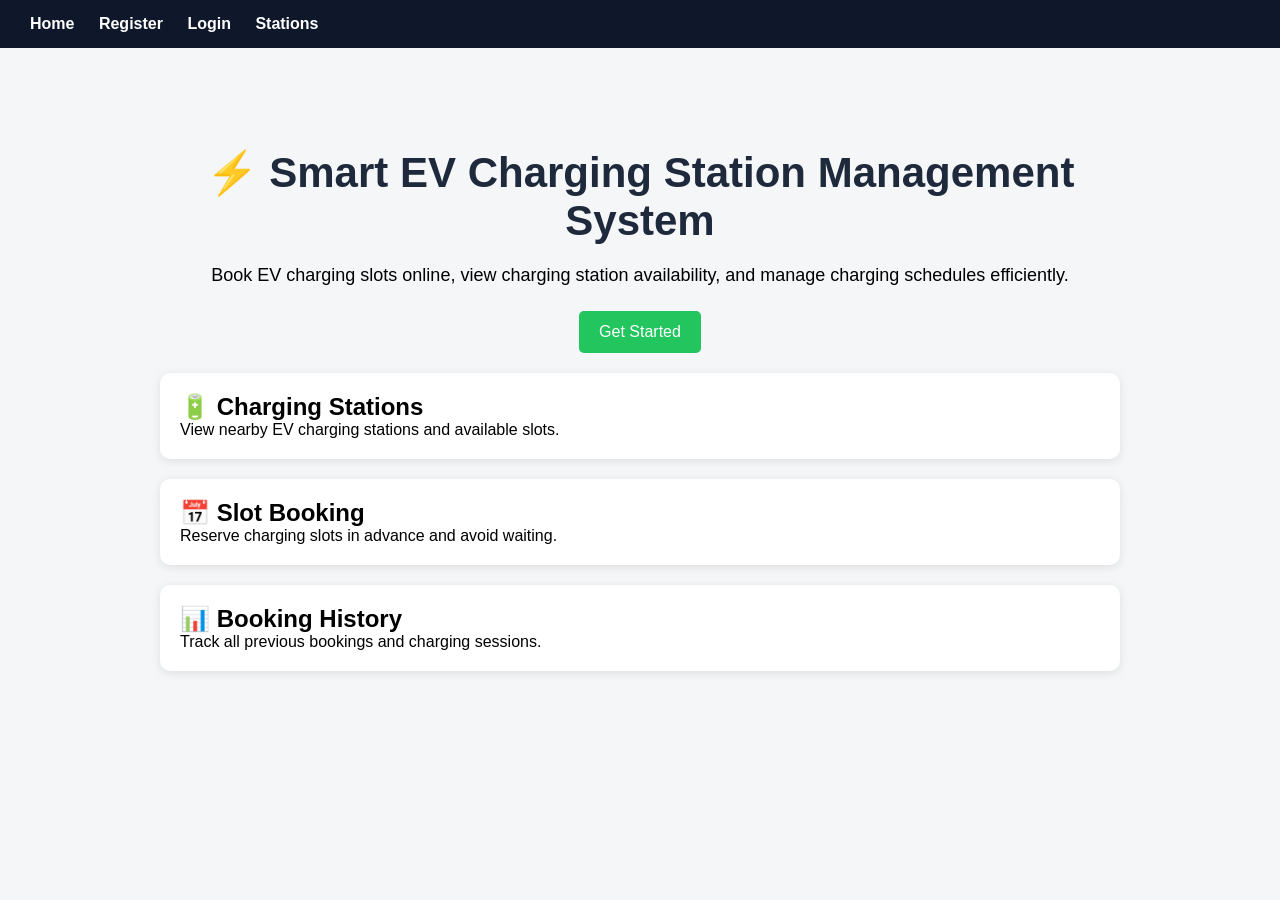
<file: index.html>
<!DOCTYPE html>
<html>
<head>
    <title>KARA EV Charging Station Management System</title>
    <link rel="stylesheet" href="style.css">
</head>
<body>
<nav>
    <a href="index.html">Home</a>
    <a href="register.html">Register</a>
    <a href="login.html">Login</a>
    <a href="stations.html">Stations</a>
</nav>

<div class="container">

    <div class="hero">
        <h1>⚡ Smart EV Charging Station Management System</h1>

        <p>
            Book EV charging slots online, view charging station availability,
            and manage charging schedules efficiently.
        </p>

        <a href="register.html" class="btn">
            Get Started
        </a>
    </div>

    <div class="card">
        <h2>🔋 Charging Stations</h2>
        <p>View nearby EV charging stations and available slots.</p>
    </div>

    <div class="card">
        <h2>📅 Slot Booking</h2>
        <p>Reserve charging slots in advance and avoid waiting.</p>
    </div>

    <div class="card">
        <h2>📊 Booking History</h2>
        <p>Track all previous bookings and charging sessions.</p>
    </div>

</div>

</body>
</html>
</file>
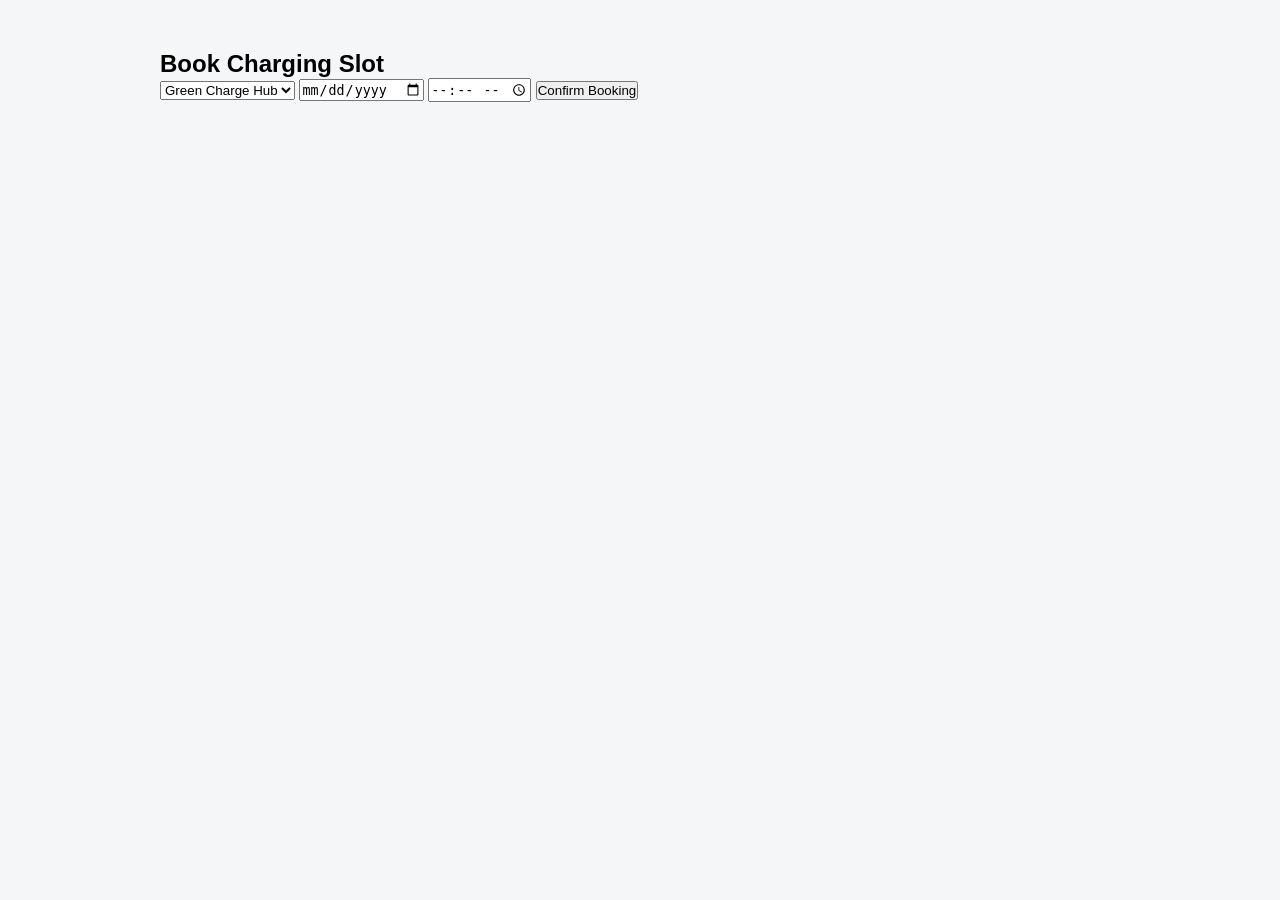
<file: booking.html>
<!DOCTYPE html>
<html>
<head>
<title>Book Slot</title>
<link rel="stylesheet" href="style.css">
</head>
<body>

<div class="container">

<h2>Book Charging Slot</h2>

<select>
<option>Green Charge Hub</option>
<option>Fast EV Station</option>
<option>EV Power Grid</option>
</select>

<input type="date">
<input type="time">

<button onclick="showMessage()">
Confirm Booking
</button>

<p id="msg"></p>

<script>
function showMessage() {
document.getElementById("msg").innerHTML =
"✅ Slot Booked Successfully!";
}
</script>

</div>

</body>
</html>
</file>
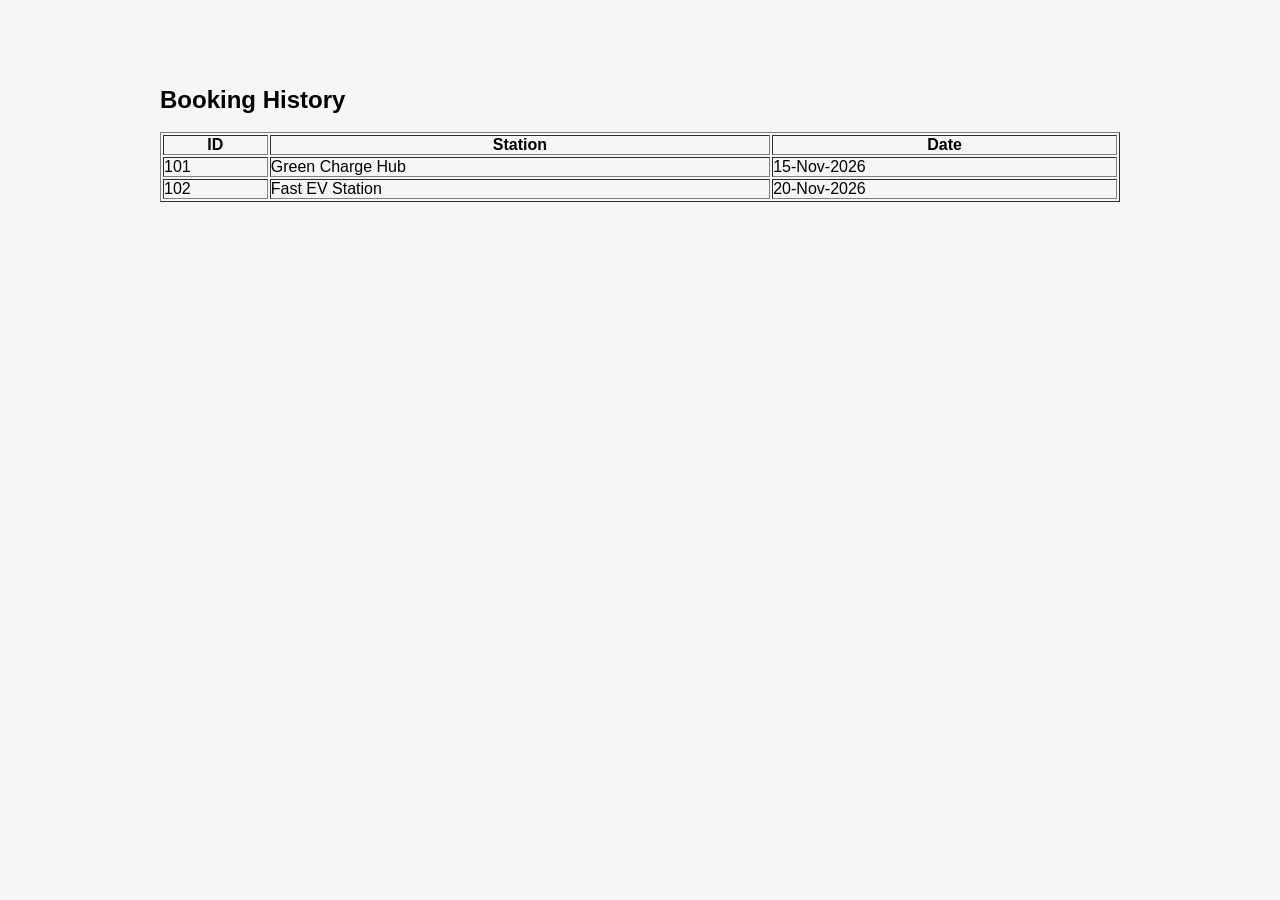
<file: history.html>
<!DOCTYPE html>
<html>
<head>
<title>Booking History</title>
<link rel="stylesheet" href="style.css">
</head>
<body>
 
<div class="container">
 
<h2>Booking History</h2>
 
<table border="1" width="100%">
 
<tr>
<th>ID</th>
<th>Station</th>
<th>Date</th>
</tr>
 
<tr>
<td>101</td>
<td>Green Charge Hub</td>
<td>15-Nov-2026</td>
</tr>
 
<tr>
<td>102</td>
<td>Fast EV Station</td>
<td>20-Nov-2026</td>
</tr>
 
</table>
 
</div>
 
</body>
</html>
</file>
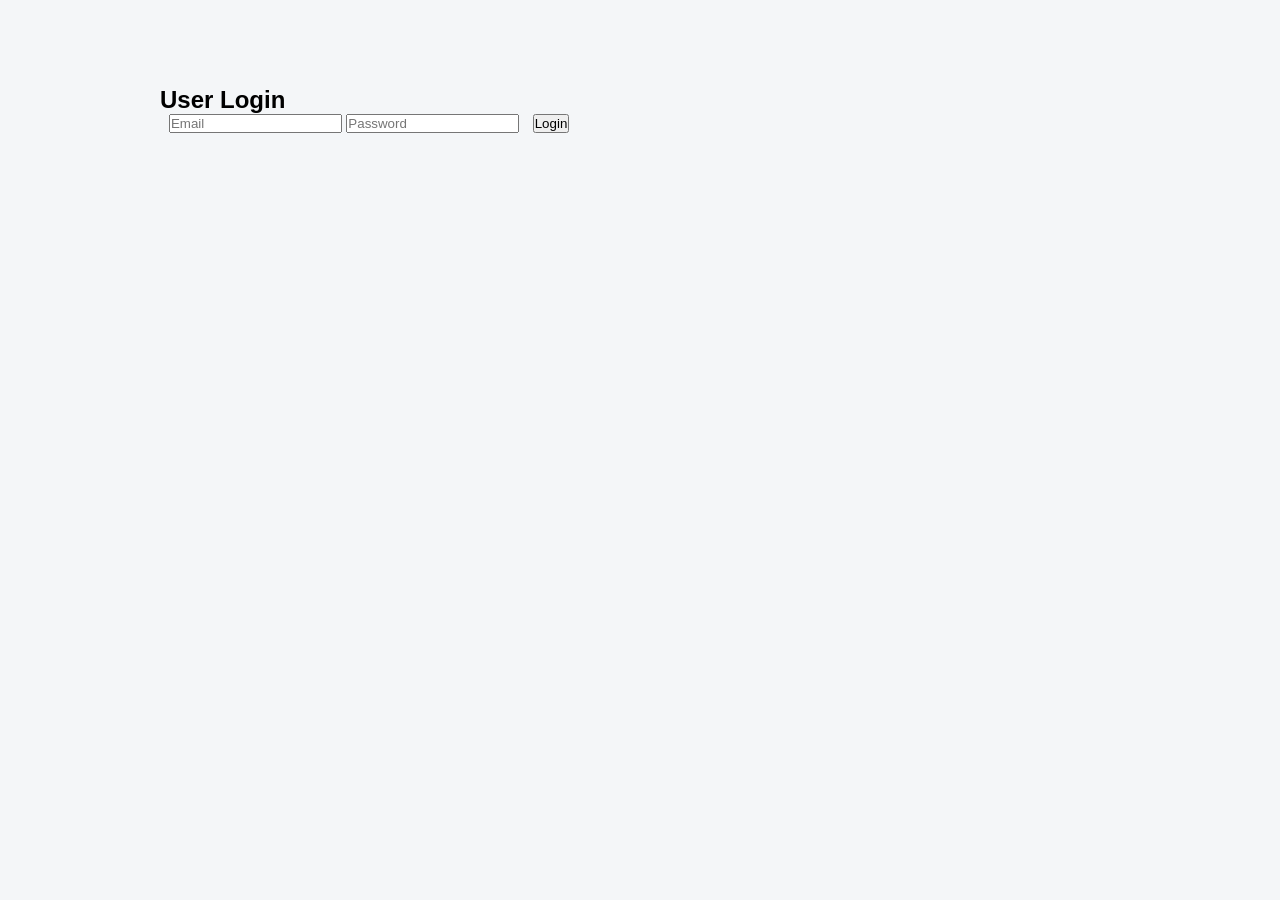
<file: login.html>
<!DOCTYPE html>
<html>
<head>
<title>Login</title>
<link rel="stylesheet" href="style.css">
</head>
<body>
 
<div class="container">
 
<h2>User Login</h2>
 
<input type="email" placeholder="Email">
<input type="password" placeholder="Password">
 
<button onclick="window.location.href='stations.html';">
Login
</button>
 
</div>
 
</body>
</html>
</file>
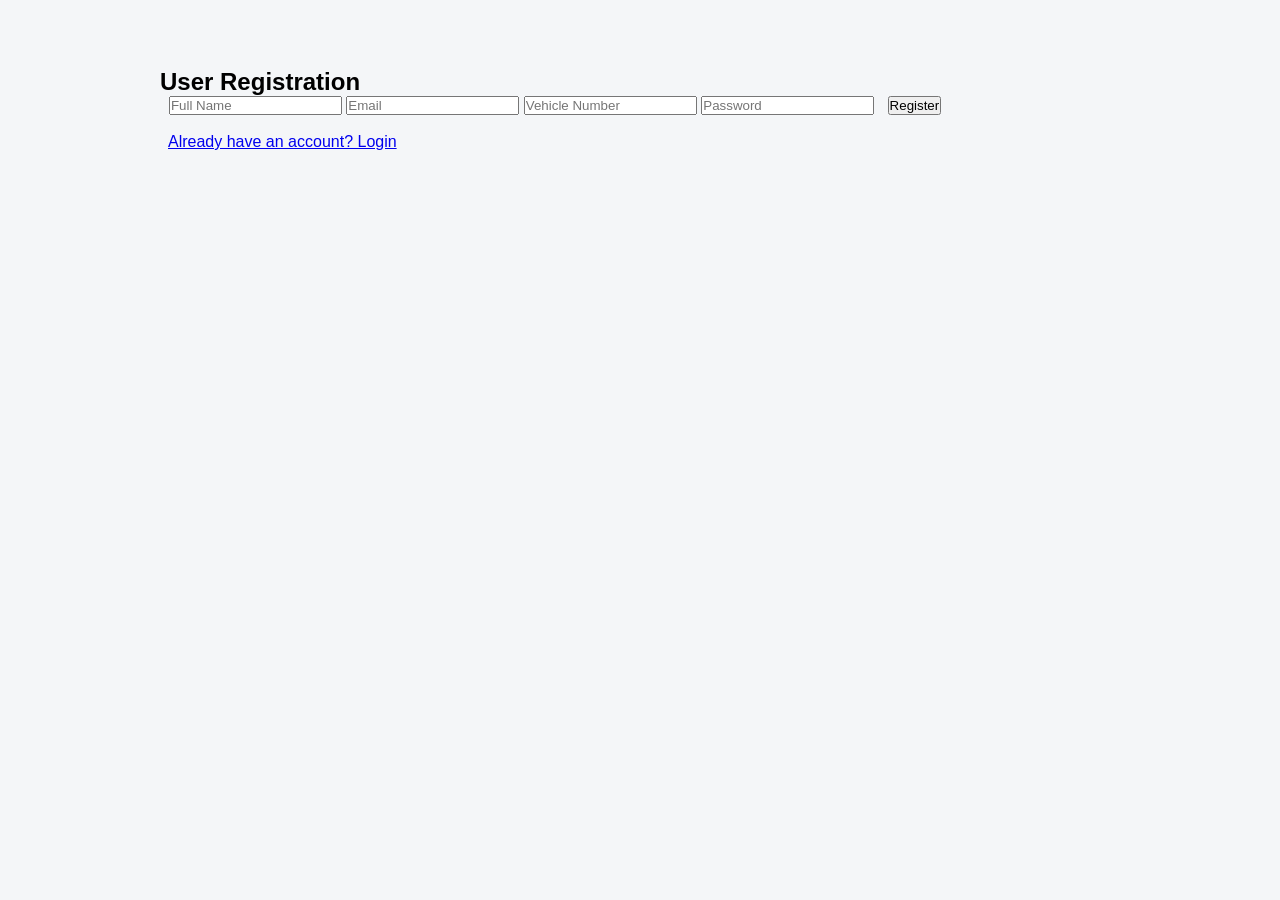
<file: register.html>
<!DOCTYPE html>
<html>
<head>
<title>Register</title>
<link rel="stylesheet" href="style.css">
</head>
<body>
 
<div class="container">
<h2>User Registration</h2>
 
<input type="text" placeholder="Full Name">
<input type="email" placeholder="Email">
<input type="text" placeholder="Vehicle Number">
<input type="password" placeholder="Password">
 
<button>Register</button>
 
<br><br>
 
<a href="login.html">Already have an account? Login</a>
 
</div>
 
</body>
</html>
</file>
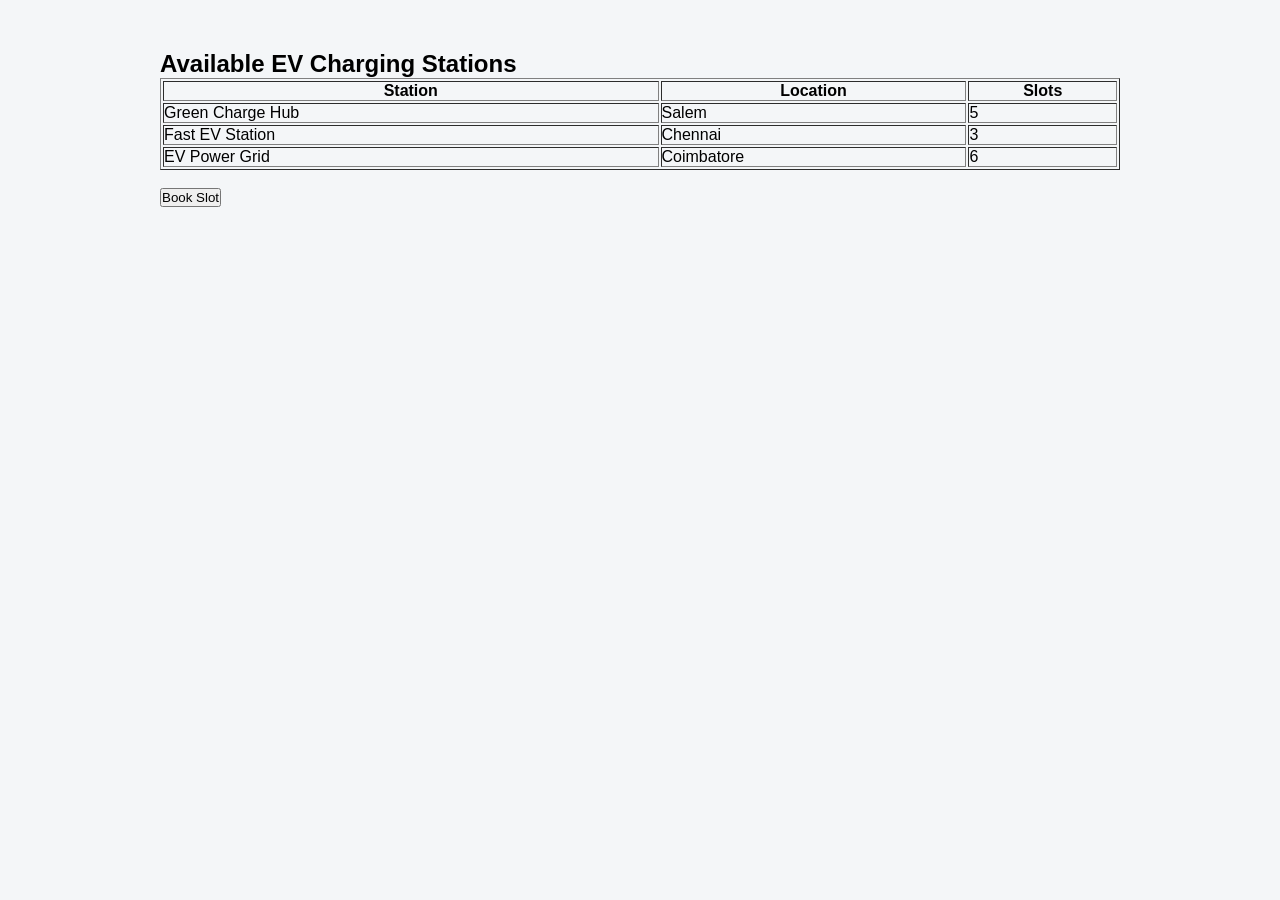
<file: stations.html>
<!DOCTYPE html>
<html>
<head>
<title>Charging Stations</title>
<link rel="stylesheet" href="style.css">
</head>
<body>

<div class="container">

<h2>Available EV Charging Stations</h2>

<table border="1" width="100%">
<tr>
<th>Station</th>
<th>Location</th>
<th>Slots</th>
</tr>

<tr>
<td>Green Charge Hub</td>
<td>Salem</td>
<td>5</td>
</tr>

<tr>
<td>Fast EV Station</td>
<td>Chennai</td>
<td>3</td>
</tr>

<tr>
<td>EV Power Grid</td>
<td>Coimbatore</td>
<td>6</td>
</tr>

</table>

<br>

<button onclick="window.location.href='booking.html';">
Book Slot
</button>

</div>

</body>
</html>
</file>
<file: style.css>
* {
    margin: 0;
    padding: 0;
    box-sizing: border-box;
}

body {
    font-family: Arial, sans-serif;
    background: #f4f6f8;
}

nav {
    background: #0f172a;
    padding: 15px 30px;
}

nav a {
    color: white;
    text-decoration: none;
    margin-right: 20px;
    font-weight: bold;
}

.container {
    max-width: 1000px;
    margin: auto;
    padding: 50px 20px;
}

.hero {
    text-align: center;
    margin-top: 50px;
}

.hero h1 {
    color: #1e293b;
    font-size: 42px;
}

.hero p {
    margin-top: 20px;
    font-size: 18px;
}

.btn {
    display: inline-block;
    margin-top: 25px;
    padding: 12px 20px;
    background: #22c55e;
    color: white;
    text-decoration: none;
    border-radius: 5px;
}

.card {
    background: white;
    padding: 20px;
    margin-top: 20px;
    border-radius: 10px;
    box-shadow: 0 2px 10px rgba(0,0,0,0.1);
}
</file>
